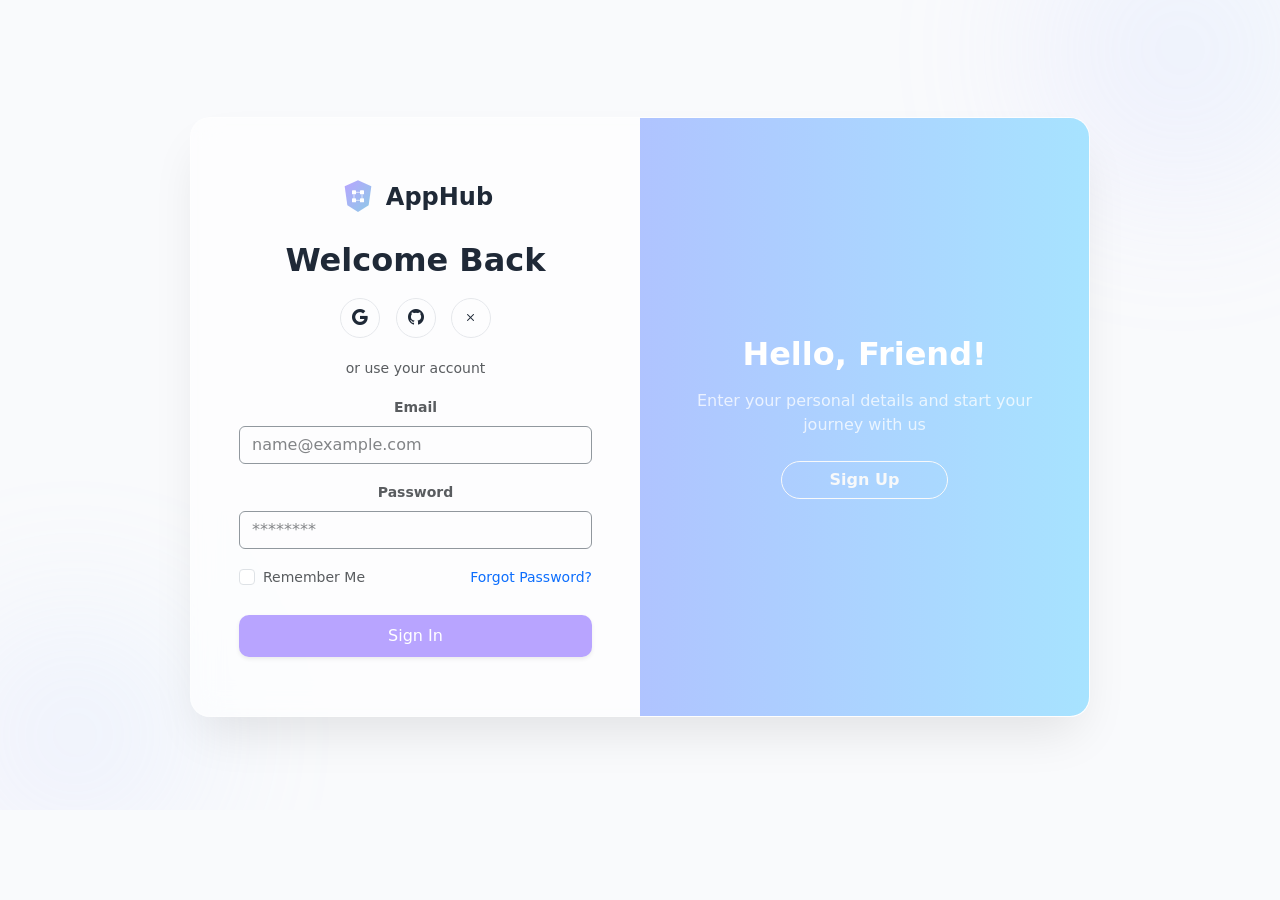
<file: auth.html>
<!DOCTYPE html>
<html lang="en">

<head>
    <meta charset="UTF-8">
    <meta name="viewport" content="width=device-width, initial-scale=1.0">

    <title>AppHub</title>

    <!-- Bootstrap -->
    <link href="https://cdn.jsdelivr.net/npm/bootstrap@5.3.2/dist/css/bootstrap.min.css" rel="stylesheet">

    <!-- Bootstrap Icons -->
    <link rel="stylesheet" href="https://cdn.jsdelivr.net/npm/bootstrap-icons@1.11.1/font/bootstrap-icons.css">

    <!-- Custom CSS -->
    <link rel="stylesheet" href="assets/css/style.css">

    <link rel="icon" type="image/svg+xml" href="assets/images/favicon.svg">
</head>

<body>

    <!-- HEADER REMOVED FOR STANDALONE AUTH PAGE -->

    <!-- HERO / AUTH -->
    <section class="auth-hero py-5 d-flex align-items-center" style="min-height: 90vh;">
        <!-- Background Shapes -->
        <div class="auth-bg-shapes">
            <div class="shape shape-1"></div>
            <div class="shape shape-2"></div>
        </div>

        <div class="container d-flex flex-column align-items-center position-relative z-index-10 pt-4">
            <!-- Mobile Tabs -->

            <!-- Mobile Tabs -->
            <div class="auth-tabs-mobile w-100" style="max-width: 400px;">
                <button class="auth-tab active" id="tab-login">Login</button>
                <button class="auth-tab" id="tab-signup">Signup</button>
            </div>

            <div class="auth-wrapper auth-glass" id="auth-container">
                <!-- SIGNUP FORM (Right-hand logic) -->
                <div class="auth-form-container signup-container" id="signup-form">
                    <form class="p-4 p-md-5 h-100 d-flex flex-column justify-content-center text-start text-center">
                        <div class="auth-logo mb-4 text-center">
                            <a href="index.html"
                                class="d-flex align-items-center justify-content-center text-decoration-none">
                                <img src="assets/images/logo.svg" alt="AppHub Logo" style="width: 40px;">
                                <span class="brand-text ms-2 fs-4">AppHub</span>
                            </a>
                        </div>
                        <h2 class="fw-bold mb-2 text-center">Create Account</h2>
                        <span class="text-muted small text-center mb-3">Please use your email for registration</span>
                        <div class="mb-2">
                            <label class="form-label text-muted small fw-bold">Full Name</label>
                            <input type="text"
                                class="form-control bg-transparent border-secondary auth-input opacity-75"
                                placeholder="John Doe" required>
                        </div>
                        <div class="mb-2">
                            <label class="form-label text-muted small fw-bold">Email</label>
                            <input type="email"
                                class="form-control bg-transparent border-secondary auth-input opacity-75"
                                placeholder="name@example.com" required>
                        </div>
                        <div class="mb-4">
                            <label class="form-label text-muted small fw-bold">Password</label>
                            <input type="password"
                                class="form-control bg-transparent border-secondary auth-input opacity-75"
                                placeholder="********" required>
                        </div>
                        <div class="mb-4 form-check text-start">
                            <input class="form-check-input" type="checkbox" id="termsCheck" required>
                            <label class="form-check-label small text-muted lh-sm" for="termsCheck">
                                I agree to the <a href="#"
                                    class="text-decoration-none text-primary fw-medium auth-link">Terms & Conditions</a>
                                and <a href="#" class="text-decoration-none text-primary fw-medium auth-link">Privacy
                                    Policy</a>
                            </label>
                        </div>
                        <button type="submit" class="btn primary-btn w-100 py-2 shadow-sm mb-4">Sign Up</button>

                        <div class="social-container text-center mb-0">
                            <p class="text-muted small mb-3">Or sign up with</p>
                            <div class="d-flex justify-content-center gap-3">
                                <a href="#"><i class="bi bi-google"></i></a>
                                <a href="#"><i class="bi bi-github"></i></a>
                                <a href="#"><i class="bi bi-x"></i></a>
                            </div>
                        </div>
                    </form>
                </div>

                <!-- LOGIN FORM -->
                <div class="auth-form-container login-container active" id="login-form">
                    <form class="p-4 p-md-5 h-100 d-flex flex-column justify-content-center text-start text-center">

                        <div class="auth-logo mb-4 text-center">
                            <a href="index.html"
                                class="d-flex align-items-center justify-content-center text-decoration-none">
                                <img src="assets/images/logo.svg" alt="AppHub Logo" style="width: 40px;">
                                <span class="brand-text ms-2 fs-4">AppHub</span>
                            </a>
                        </div>
                        <h2 class="fw-bold mb-2 text-center">Welcome Back</h2>
                        <div class="social-container text-center">
                            <a href="#"><i class="bi bi-google"></i></a>
                            <a href="#"><i class="bi bi-github"></i></a>
                            <a href="#"><i class="bi bi-x"></i></a>
                        </div>
                        <span class="text-muted small text-center mb-3">or use your account</span>
                        <div class="mb-3">
                            <label class="form-label text-muted small fw-bold">Email</label>
                            <input type="email"
                                class="form-control bg-transparent border-secondary auth-input opacity-75"
                                placeholder="name@example.com" required>
                        </div>
                        <div class="mb-3">
                            <label class="form-label text-muted small fw-bold">Password</label>
                            <input type="password"
                                class="form-control bg-transparent border-secondary auth-input opacity-75"
                                placeholder="********" required>
                        </div>
                        <div class="mb-4 d-flex justify-content-between align-items-center">
                            <div class="form-check">
                                <input class="form-check-input" type="checkbox" id="rememberMe">
                                <label class="form-check-label small text-muted" for="rememberMe">
                                    Remember Me
                                </label>
                            </div>
                            <a href="#"
                                class="text-decoration-none small text-primary fw-medium forgot-password-link">Forgot
                                Password?</a>
                        </div>
                        <button type="submit" class="btn primary-btn w-100 py-2 shadow-sm">Sign In</button>
                    </form>
                </div>

                <!-- OVERLAY (Desktop Only) -->
                <div class="overlay-container">
                    <div class="overlay">
                        <div class="overlay-panel overlay-left">
                            <h2 class="fw-bold mb-3">Welcome Back!</h2>
                            <p class="mb-4 opacity-75">To keep connected with us please login with your personal info
                            </p>
                            <button class="btn btn-outline-light rounded-pill px-5 fw-bold" id="signIn">Sign In</button>
                        </div>
                        <div class="overlay-panel overlay-right">
                            <h2 class="fw-bold mb-3">Hello, Friend!</h2>
                            <p class="mb-4 opacity-75">Enter your personal details and start your journey with us</p>
                            <button class="btn btn-outline-light rounded-pill px-5 fw-bold" id="signUp">Sign Up</button>
                        </div>
                    </div>
                </div>
            </div>
        </div>
    </section>

    <script>
        const signUpButton = document.getElementById('signUp');
        const signInButton = document.getElementById('signIn');
        const container = document.getElementById('auth-container');

        const tabLogin = document.getElementById('tab-login');
        const tabSignup = document.getElementById('tab-signup');
        const loginForm = document.getElementById('login-form');
        const signupForm = document.getElementById('signup-form');

        // Desktop Sliding Logic
        signUpButton.addEventListener('click', () => {
            container.classList.add("right-panel-active");
        });

        signInButton.addEventListener('click', () => {
            container.classList.remove("right-panel-active");
        });

        // Mobile Tab Logic
        tabLogin.addEventListener('click', () => {
            tabLogin.classList.add('active');
            tabSignup.classList.remove('active');
            loginForm.classList.add('active');
            signupForm.classList.remove('active');
        });

        tabSignup.addEventListener('click', () => {
            tabSignup.classList.add('active');
            tabLogin.classList.remove('active');
            signupForm.classList.add('active');
            loginForm.classList.remove('active');
        });
    </script>




    <!-- BACK TO TOP -->
    <button id="backToTop" class="back-to-top">
        <i class="bi bi-arrow-up"></i>
    </button>


    <!-- MOBILE BOTTOM NAV -->
    <div class="mobile-nav">

        <a href="index.html">
            <i class="bi bi-house"></i>
            <span>Home</span>
        </a>

        <a href="education.html">
            <i class="bi bi-grid"></i>
            <span>Services</span>
        </a>

        <a href="blogs.html">
            <i class="bi bi-newspaper"></i>
            <span>About</span>
        </a>

    </div>


    <script src="https://cdn.jsdelivr.net/npm/bootstrap@5.3.2/dist/js/bootstrap.bundle.min.js"></script>

    <script src="assets/js/main.js"></script>

</body>

</html>
</file>
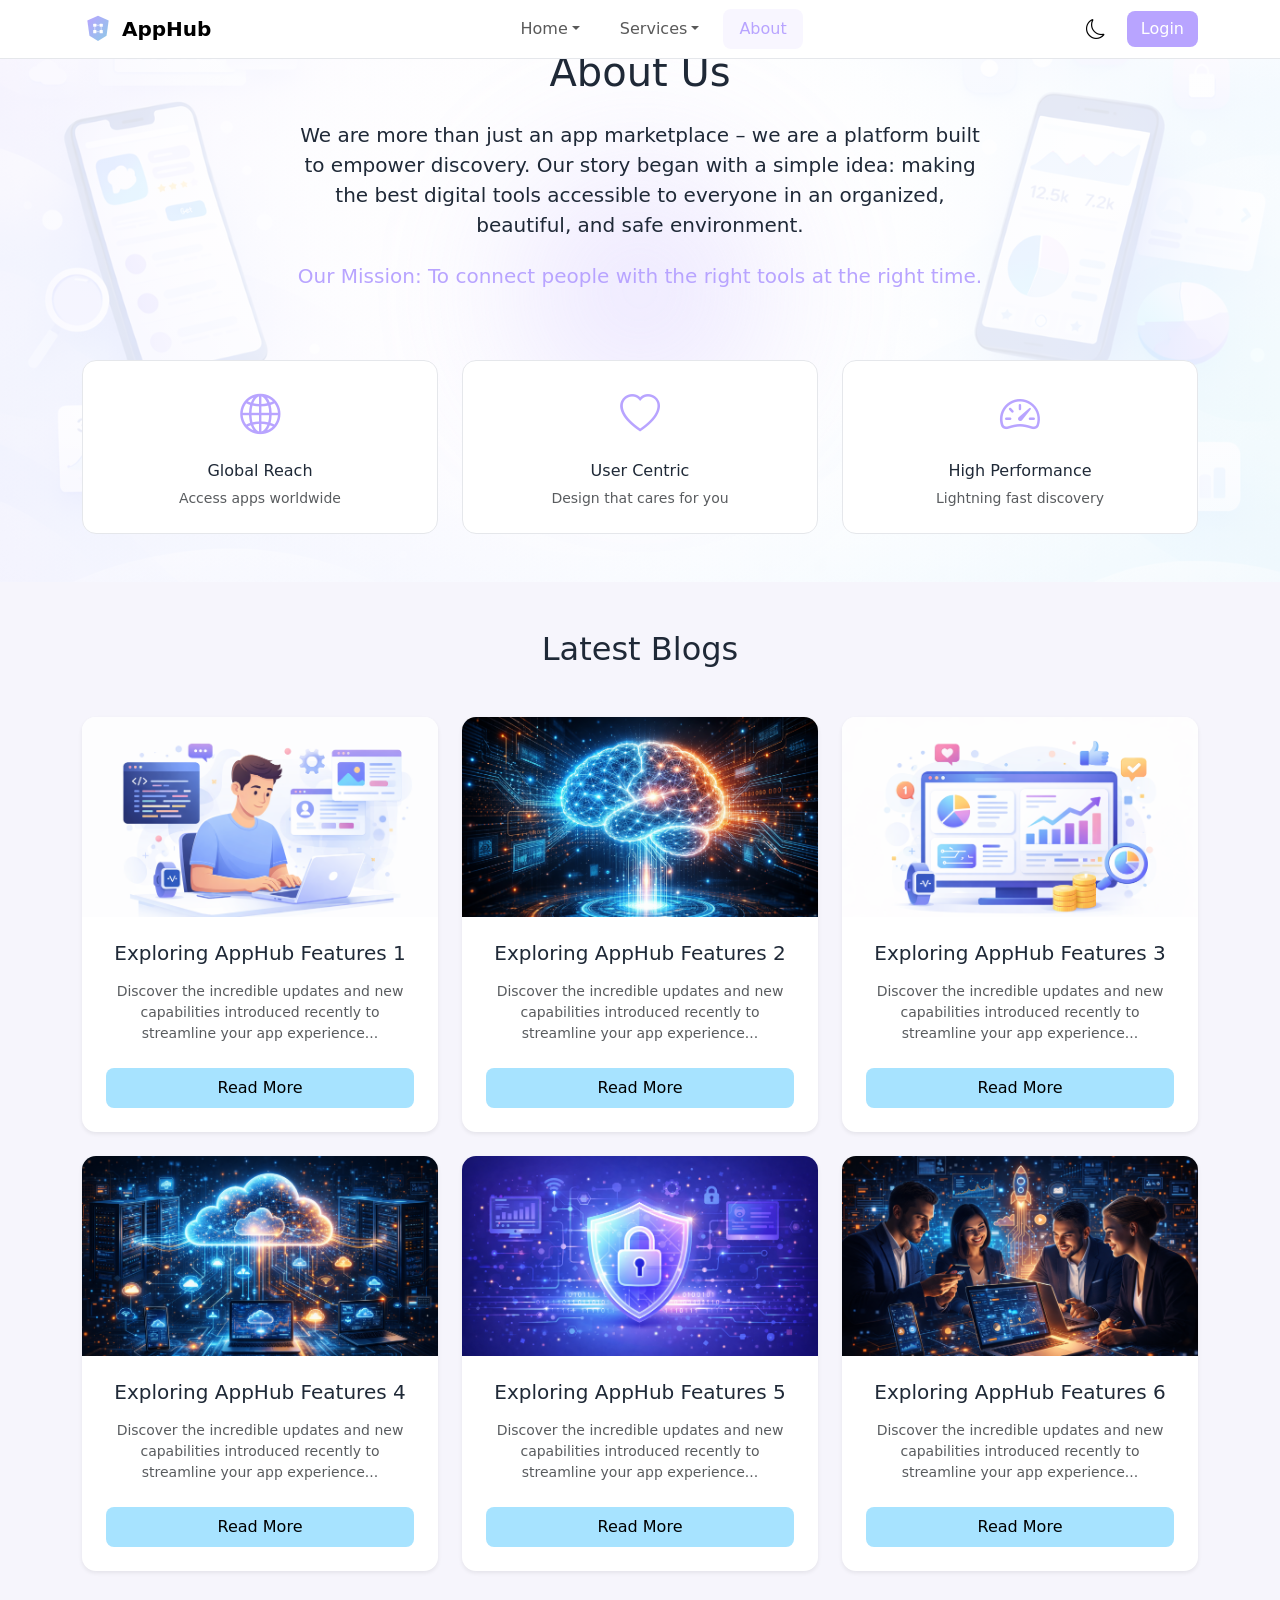
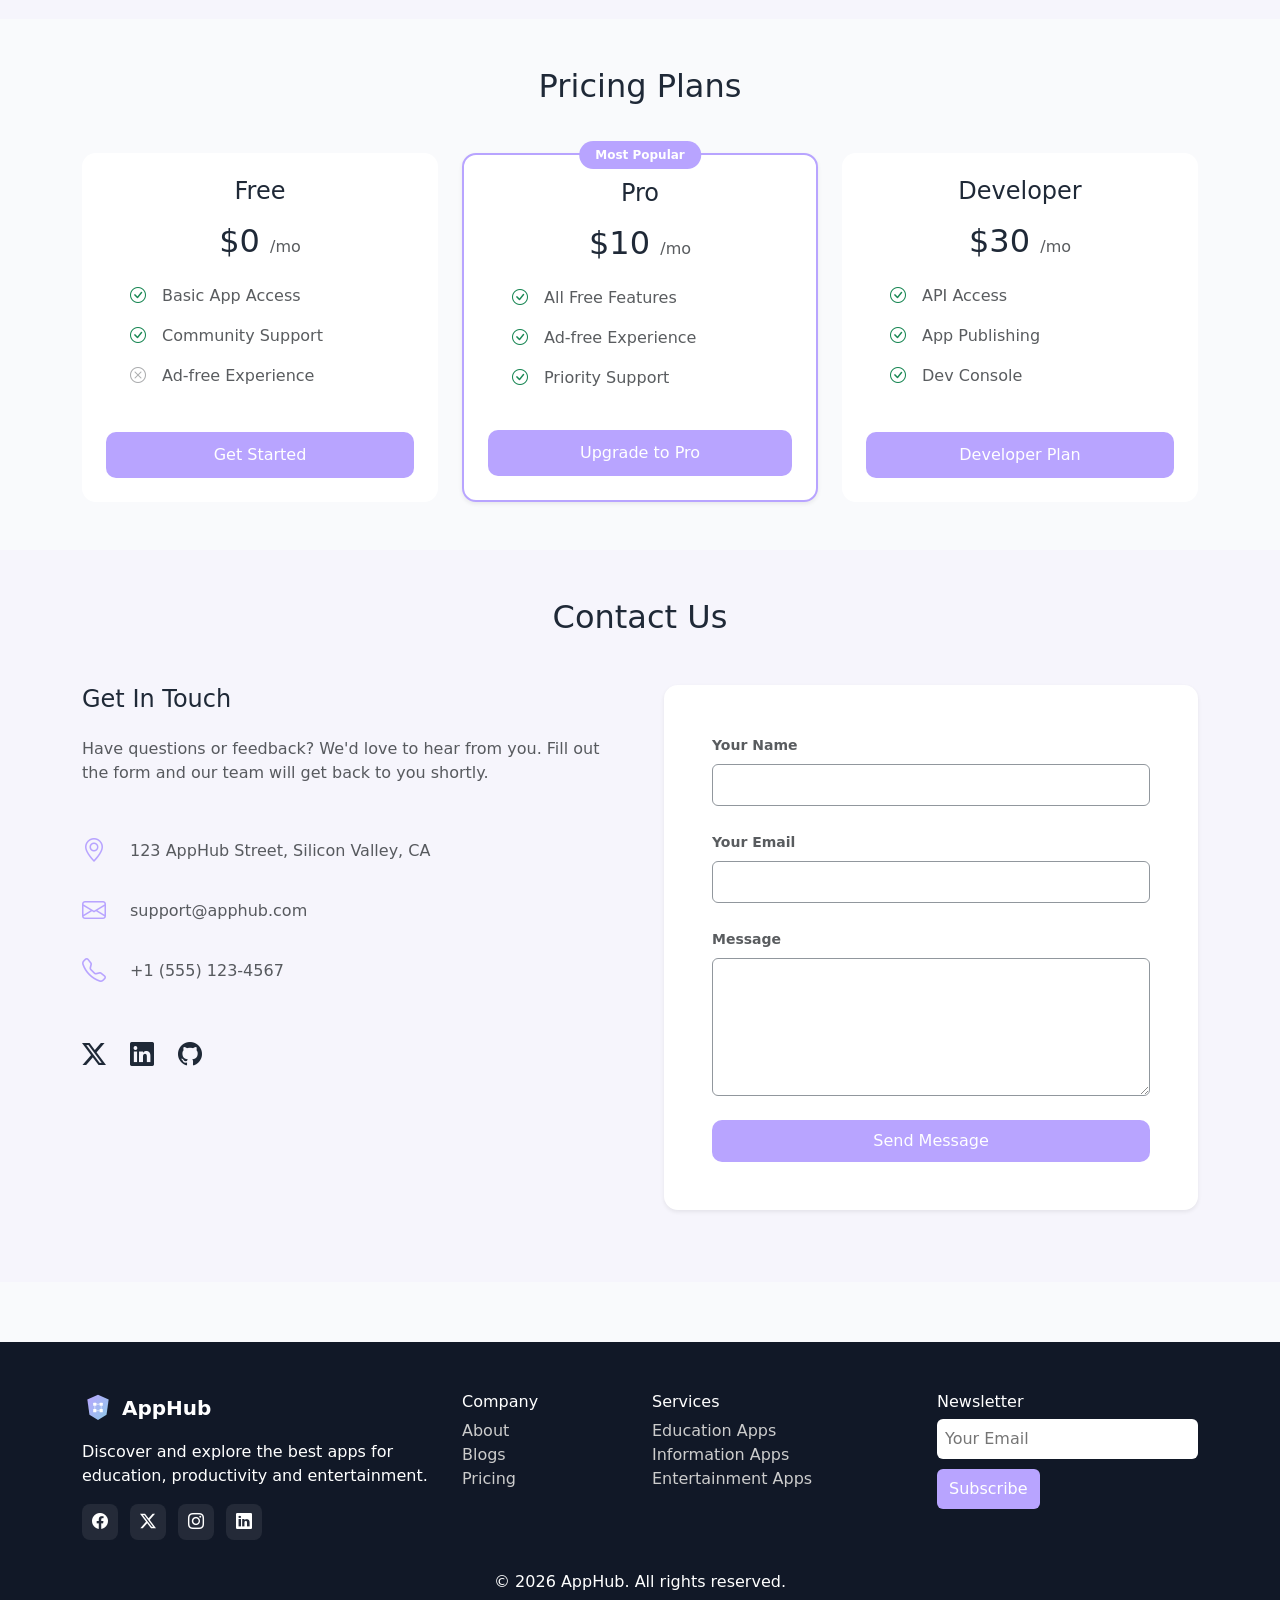
<file: blogs.html>
<!DOCTYPE html>
<html lang="en">

<head>
    <meta charset="UTF-8">
    <meta name="viewport" content="width=device-width, initial-scale=1.0">
    <title>AppHub</title>
    <link href="https://cdn.jsdelivr.net/npm/bootstrap@5.3.2/dist/css/bootstrap.min.css" rel="stylesheet">
    <link rel="stylesheet" href="https://cdn.jsdelivr.net/npm/bootstrap-icons@1.11.1/font/bootstrap-icons.css">
    <link rel="stylesheet" href="assets/css/style.css">
    <link rel="icon" type="image/svg+xml" href="assets/images/favicon.svg">
</head>

<body>

    <!-- HEADER -->
    <header class="main-header">
        <nav class="navbar navbar-expand-lg fixed-top">
            <div class="container">
                <a class="navbar-brand d-flex align-items-center" href="index.html">
                    <img src="assets/images/logo.svg" class="logo">
                    <span class="brand-text">AppHub</span>
                </a>
                <button class="navbar-toggler" type="button" data-bs-toggle="collapse" data-bs-target="#navMenu">
                    <i class="bi bi-list"></i>
                </button>
                <div class="collapse navbar-collapse" id="navMenu">
                    <ul class="navbar-nav mx-auto">
                        <li class="nav-item dropdown">
                            <a class="nav-link dropdown-toggle" href="#" data-bs-toggle="dropdown">Home</a>
                            <ul class="dropdown-menu">
                                <li><a class="dropdown-item" href="index.html">Clean Home</a></li>
                                <li><a class="dropdown-item" href="home2.html">Hype Home</a></li>
                            </ul>
                        </li>
                        <li class="nav-item dropdown">
                            <a class="nav-link dropdown-toggle" href="#" data-bs-toggle="dropdown">Services</a>
                            <ul class="dropdown-menu">
                                <li><a class="dropdown-item" href="education.html">Education Apps</a></li>
                                <li><a class="dropdown-item" href="information.html">Information Apps</a></li>
                                <li><a class="dropdown-item" href="entertainment.html">Entertainment Apps</a></li>
                                <li><a class="dropdown-item" href="tools.html">Tools</a></li>
                            </ul>
                        </li>
                        <li class="nav-item"><a class="nav-link active" href="blogs.html">About</a></li>
                    </ul>
                    <div class="nav-actions">
                        <button id="themeToggle" class="icon-btn"><i class="bi bi-moon"></i></button>
                        <a href="auth.html" class="login-btn">Login</a>
                    </div>
                </div>
            </div>
        </nav>
    </header>

    <!-- HERO -->
    <section id="about" class="hero-section py-5 glow-background">
        <div class="container text-center fade-in-up">
            <h1 class="mb-4">About Us</h1>
            <p class="lead mb-4 mx-auto" style="max-width: 700px; color: var(--text-color);">
                We are more than just an app marketplace – we are a platform built to empower discovery. Our story began
                with a simple idea: making the best digital tools accessible to everyone in an organized, beautiful, and
                safe environment.
            </p>
            <h5 class="mb-5" style="color: var(--primary);">Our Mission: To connect people with the right tools at the
                right time.</h5>
            <div class="row g-4 mt-2">
                <div class="col-md-4">
                    <div class="app-card text-center p-4 hover-lift float-icon">
                        <i class="bi bi-globe2 fs-1 d-block mb-3" style="color: var(--primary) !important;"></i>
                        <h6>Global Reach</h6>
                        <p class="text-muted small mb-0">Access apps worldwide</p>
                    </div>
                </div>
                <div class="col-md-4">
                    <div class="app-card text-center p-4 hover-lift float-icon">
                        <i class="bi bi-heart fs-1 d-block mb-3" style="color: var(--primary) !important;"></i>
                        <h6>User Centric</h6>
                        <p class="text-muted small mb-0">Design that cares for you</p>
                    </div>
                </div>
                <div class="col-md-4">
                    <div class="app-card text-center p-4 hover-lift float-icon">
                        <i class="bi bi-speedometer2 fs-1 d-block mb-3" style="color: var(--primary) !important;"></i>
                        <h6>High Performance</h6>
                        <p class="text-muted small mb-0">Lightning fast discovery</p>
                    </div>
                </div>
            </div>
        </div>
    </section>

    <!-- BLOGS -->
    <section id="blogs" class="apps-section py-5" style="background-color: rgba(184, 164, 255, 0.05);">
        <div class="container fade-in-up">
            <h2 class="section-title text-center mb-5">Latest Blogs</h2>
            <div class="row g-4 d-flex justify-content-center text-start">
                <div class="col-md-4">
                    <div class="app-card overflow-hidden p-0 h-100 d-flex flex-column border-0 shadow-sm hover-lift"
                        style="border-radius: 14px;">
                        <div class="blog-image-zoom">
                            <img src="assets/images/blog1.jpg" alt="Blog"
                                style="width: 100%; height: 200px; object-fit: cover; object-position: 50% 20%;">
                        </div>
                        <div class="p-4 flex-grow-1 d-flex flex-column justify-content-between">
                            <div>
                                <h5 class="mb-3">Exploring AppHub Features 1</h5>
                                <p class="text-muted small mb-4">Discover the incredible updates and new capabilities
                                    introduced recently to streamline your app experience...</p>
                            </div>
                            <button class="install-btn w-100">Read More</button>
                        </div>
                    </div>
                </div>
                <div class="col-md-4">
                    <div class="app-card overflow-hidden p-0 h-100 d-flex flex-column border-0 shadow-sm hover-lift"
                        style="border-radius: 14px;">
                        <div class="blog-image-zoom">
                            <img src="assets/images/blog2.jpg" alt="Blog"
                                style="width: 100%; height: 200px; object-fit: cover; object-position: 50% 20%;">
                        </div>
                        <div class="p-4 flex-grow-1 d-flex flex-column justify-content-between">
                            <div>
                                <h5 class="mb-3">Exploring AppHub Features 2</h5>
                                <p class="text-muted small mb-4">Discover the incredible updates and new capabilities
                                    introduced recently to streamline your app experience...</p>
                            </div>
                            <button class="install-btn w-100">Read More</button>
                        </div>
                    </div>
                </div>
                <div class="col-md-4">
                    <div class="app-card overflow-hidden p-0 h-100 d-flex flex-column border-0 shadow-sm hover-lift"
                        style="border-radius: 14px;">
                        <div class="blog-image-zoom">
                            <img src="assets/images/blog3.jpg" alt="Blog"
                                style="width: 100%; height: 200px; object-fit: cover; object-position: 50% 20%;">
                        </div>
                        <div class="p-4 flex-grow-1 d-flex flex-column justify-content-between">
                            <div>
                                <h5 class="mb-3">Exploring AppHub Features 3</h5>
                                <p class="text-muted small mb-4">Discover the incredible updates and new capabilities
                                    introduced recently to streamline your app experience...</p>
                            </div>
                            <button class="install-btn w-100">Read More</button>
                        </div>
                    </div>
                </div>
                <div class="col-md-4">
                    <div class="app-card overflow-hidden p-0 h-100 d-flex flex-column border-0 shadow-sm hover-lift"
                        style="border-radius: 14px;">
                        <div class="blog-image-zoom">
                            <img src="assets/images/blog4.jpg" alt="Blog"
                                style="width: 100%; height: 200px; object-fit: cover; object-position: 50% 20%;">
                        </div>
                        <div class="p-4 flex-grow-1 d-flex flex-column justify-content-between">
                            <div>
                                <h5 class="mb-3">Exploring AppHub Features 4</h5>
                                <p class="text-muted small mb-4">Discover the incredible updates and new capabilities
                                    introduced recently to streamline your app experience...</p>
                            </div>
                            <button class="install-btn w-100">Read More</button>
                        </div>
                    </div>
                </div>
                <div class="col-md-4">
                    <div class="app-card overflow-hidden p-0 h-100 d-flex flex-column border-0 shadow-sm hover-lift"
                        style="border-radius: 14px;">
                        <div class="blog-image-zoom">
                            <img src="assets/images/blog5.jpg" alt="Blog"
                                style="width: 100%; height: 200px; object-fit: cover; object-position: 50% 20%;">
                        </div>
                        <div class="p-4 flex-grow-1 d-flex flex-column justify-content-between">
                            <div>
                                <h5 class="mb-3">Exploring AppHub Features 5</h5>
                                <p class="text-muted small mb-4">Discover the incredible updates and new capabilities
                                    introduced recently to streamline your app experience...</p>
                            </div>
                            <button class="install-btn w-100">Read More</button>
                        </div>
                    </div>
                </div>
                <div class="col-md-4">
                    <div class="app-card overflow-hidden p-0 h-100 d-flex flex-column border-0 shadow-sm hover-lift"
                        style="border-radius: 14px;">
                        <div class="blog-image-zoom">
                            <img src="assets/images/blog6.jpg" alt="Blog"
                                style="width: 100%; height: 200px; object-fit: cover; object-position: 50% 20%;">
                        </div>
                        <div class="p-4 flex-grow-1 d-flex flex-column justify-content-between">
                            <div>
                                <h5 class="mb-3">Exploring AppHub Features 6</h5>
                                <p class="text-muted small mb-4">Discover the incredible updates and new capabilities
                                    introduced recently to streamline your app experience...</p>
                            </div>
                            <button class="install-btn w-100">Read More</button>
                        </div>
                    </div>
                </div>
            </div>
        </div>
    </section>

    <!-- PRICING -->
    <section id="pricing" class="apps-section py-5">
        <div class="container fade-in-up">
            <h2 class="section-title text-center mb-5">Pricing Plans</h2>
            <div class="row g-4 justify-content-center">
                <div class="col-lg-4 col-md-6">
                    <div class="app-card border-0 h-100 p-4 text-center hover-lift">
                        <h4 class="mb-3">Free</h4>
                        <h2 class="mb-4">$0 <span class="fs-6 text-muted">/mo</span></h2>
                        <ul class="list-unstyled mb-4 text-muted flex-grow-1 text-start ps-4">
                            <li class="mb-3"><i class="bi bi-check-circle text-success me-3"></i>Basic App Access</li>
                            <li class="mb-3"><i class="bi bi-check-circle text-success me-3"></i>Community Support</li>
                            <li class="mb-3"><i class="bi bi-x-circle opacity-50 me-3"></i>Ad-free Experience</li>
                        </ul>
                        <button class="btn primary-btn w-100">
                            Get Started
                        </button>
                    </div>
                </div>
                <div class="col-lg-4 col-md-6">
                    <div class="app-card border-0 h-100 p-4 text-center position-relative shadow-sm hover-lift pricing-highlight"
                        style="border: 2px solid var(--primary) !important;">
                        <span class="badge position-absolute top-0 start-50 translate-middle rounded-pill px-3 py-2"
                            style="background: var(--primary);">Most Popular</span>
                        <h4 class="mb-3">Pro</h4>
                        <h2 class="mb-4">$10 <span class="fs-6 text-muted">/mo</span></h2>
                        <ul class="list-unstyled mb-4 text-muted flex-grow-1 text-start ps-4">
                            <li class="mb-3"><i class="bi bi-check-circle text-success me-3"></i>All Free Features</li>
                            <li class="mb-3"><i class="bi bi-check-circle text-success me-3"></i>Ad-free Experience</li>
                            <li class="mb-3"><i class="bi bi-check-circle text-success me-3"></i>Priority Support</li>
                        </ul>
                        <button class="btn primary-btn w-100">Upgrade to Pro</button>
                    </div>
                </div>
                <div class="col-lg-4 col-md-6">
                    <div class="app-card border-0 h-100 p-4 text-center hover-lift">
                        <h4 class="mb-3">Developer</h4>
                        <h2 class="mb-4">$30 <span class="fs-6 text-muted">/mo</span></h2>
                        <ul class="list-unstyled mb-4 text-muted flex-grow-1 text-start ps-4">
                            <li class="mb-3"><i class="bi bi-check-circle text-success me-3"></i>API Access</li>
                            <li class="mb-3"><i class="bi bi-check-circle text-success me-3"></i>App Publishing</li>
                            <li class="mb-3"><i class="bi bi-check-circle text-success me-3"></i>Dev Console</li>
                        </ul>
                        <button class="btn primary-btn w-100">
                            Developer Plan
                        </button>
                    </div>
                </div>
            </div>
        </div>
    </section>

    <!-- CONTACT -->
    <section id="contact" class="apps-section py-5" style="background-color: rgba(184, 164, 255, 0.05);">
        <div class="container mb-4 fade-in-up">
            <h2 class="section-title text-center mb-5">Contact Us</h2>
            <div class="row g-5">
                <div class="col-md-6 text-start">
                    <h4 class="mb-4">Get In Touch</h4>
                    <p class="text-muted mb-5">Have questions or feedback? We'd love to hear from you. Fill out the form
                        and our team will get back to you shortly.</p>
                    <div class="d-flex align-items-center mb-4">
                        <i class="bi bi-geo-alt fs-4 me-4" style="color: var(--primary) !important;"></i>
                        <span class="text-muted">123 AppHub Street, Silicon Valley, CA</span>
                    </div>
                    <div class="d-flex align-items-center mb-4">
                        <i class="bi bi-envelope fs-4 me-4" style="color: var(--primary) !important;"></i>
                        <span class="text-muted">support@apphub.com</span>
                    </div>
                    <div class="d-flex align-items-center mb-5">
                        <i class="bi bi-telephone fs-4 me-4" style="color: var(--primary) !important;"></i>
                        <span class="text-muted">+1 (555) 123-4567</span>
                    </div>
                    <div class="d-flex gap-4">
                        <a href="#" class="fs-4 social-hover-highlight" style="color: var(--text-color);"><i
                                class="bi bi-twitter-x"></i></a>
                        <a href="#" class="fs-4 social-hover-highlight" style="color: var(--text-color);"><i
                                class="bi bi-linkedin"></i></a>
                        <a href="#" class="fs-4 social-hover-highlight" style="color: var(--text-color);"><i
                                class="bi bi-github"></i></a>
                    </div>
                </div>
                <div class="col-md-6">
                    <form class="app-card p-4 p-md-5 text-start border-0 shadow-sm" style="border-radius: 14px;">
                        <div class="mb-4">
                            <label class="form-label text-muted small fw-bold">Your Name</label>
                            <input type="text" class="form-control bg-transparent border-secondary opacity-75 px-3 py-2"
                                style="color: var(--text-color);" required>
                        </div>
                        <div class="mb-4">
                            <label class="form-label text-muted small fw-bold">Your Email</label>
                            <input type="email"
                                class="form-control bg-transparent border-secondary opacity-75 px-3 py-2"
                                style="color: var(--text-color);" required>
                        </div>
                        <div class="mb-4">
                            <label class="form-label text-muted small fw-bold">Message</label>
                            <textarea class="form-control bg-transparent border-secondary opacity-75 px-3 py-2" rows="5"
                                style="color: var(--text-color);" required></textarea>
                        </div>
                        <button type="submit" class="btn primary-btn w-100 py-2">Send Message</button>
                    </form>
                </div>
            </div>
        </div>
    </section>

    <!-- FOOTER -->
    <footer class="main-footer">
        <div class="container">
            <div class="row">
                <div class="col-md-4">
                    <a href="index.html" class="footer-brand d-flex align-items-center mb-3"
                        style="text-decoration: none; color: white;">
                        <img src="assets/images/logo.svg" class="logo">
                        <span class="brand-text">AppHub</span>
                    </a>
                    <p>
                        Discover and explore the best apps
                        for education, productivity and entertainment.
                    </p>
                    <div class="footer-social mt-3">
                        <a href="#"><i class="bi bi-facebook"></i></a>
                        <a href="#"><i class="bi bi-twitter-x"></i></a>
                        <a href="#"><i class="bi bi-instagram"></i></a>
                        <a href="#"><i class="bi bi-linkedin"></i></a>
                    </div>
                </div>
                <div class="col-md-2">
                    <h6>Company</h6>
                    <ul>
                        <li><a href="about.html">About</a></li>
                        <li><a href="blogs.html">Blogs</a></li>
                        <li><a href="pricing.html">Pricing</a></li>
                    </ul>
                </div>
                <div class="col-md-3">
                    <h6>Services</h6>
                    <ul>
                        <li><a href="education.html">Education Apps</a></li>
                        <li><a href="information.html">Information Apps</a></li>
                        <li><a href="entertainment.html">Entertainment Apps</a></li>
                    </ul>
                </div>
                <div class="col-md-3">
                    <h6>Newsletter</h6>
                    <input type="email" placeholder="Your Email" class="newsletter-input">
                    <button class="subscribe-btn">Subscribe</button>
                </div>
            </div>
            <div class="footer-bottom">
                <p>© 2026 AppHub. All rights reserved.</p>
            </div>
        </div>
    </footer>

    <!-- BACK TO TOP -->
    <button id="backToTop" class="back-to-top">
        <i class="bi bi-arrow-up"></i>
    </button>

    <!-- MOBILE BOTTOM NAV -->
    <div class="mobile-nav">
        <a href="index.html">
            <i class="bi bi-house"></i>
            <span>Home</span>
        </a>
        <a href="education.html">
            <i class="bi bi-grid"></i>
            <span>Services</span>
        </a>
        <a href="blogs.html">
            <i class="bi bi-newspaper"></i>
            <span>About</span>
        </a>
    </div>

    <script src="https://cdn.jsdelivr.net/npm/bootstrap@5.3.2/dist/js/bootstrap.bundle.min.js"></script>
    <script src="assets/js/main.js"></script>
</body>

</html>
</file>
<file: assets/css/style.css>
:root {

    --primary: #b8a4ff;
    --secondary: #a7e3ff;
    --tertiary: #c6f7e2;

    --bg-color: #f9fafc;
    --text-color: #1f2937;
    --card-bg: #ffffff;
    --border-color: #e5e7eb;

}

body.dark-mode {
    --bg-color: #0f172a;
    --text-color: #f1f5f9;
    --card-bg: #1e293b;
    --border-color: #334155;
}

/* Dark Mode Navbar Updates */
body.dark-mode .navbar {
    background: #111827;
    border-bottom: 1px solid var(--border-color);
}

body.dark-mode .nav-link,
body.dark-mode .icon-btn,
body.dark-mode .brand-text {
    color: #f1f5f9;
}

body.dark-mode .dropdown-menu {
    background: #1e293b;
    border-color: var(--border-color);
}

body.dark-mode .dropdown-menu .dropdown-item {
    color: #f1f5f9;
}

body.dark-mode .dropdown-menu .dropdown-item:hover {
    background: #334155;
    color: white;
}

/* Fix hamburger visibility in dark mode */
body.dark-mode .navbar-toggler {
    border: 2px solid rgba(255, 255, 255, 0.5);
    background: rgba(255, 255, 255, 0.05);
}

body.dark-mode .navbar-toggler i {
    color: #ffffff;
    font-size: 1.5rem;
}

/* Dark Mode Text Fixes */
body.dark-mode .text-muted {
    color: #94a3b8 !important;
}

body {
    background: var(--bg-color);
    color: var(--text-color);
    font-family: system-ui;
}

/* LOGO */

.logo {
    width: 32px;
    margin-right: 8px;
}

.brand-text {
    font-weight: 600;
    font-size: 20px;
}

/* NAVBAR */

.navbar {
    background: var(--card-bg);
    border-bottom: 1px solid var(--border-color);
}

.nav-link {
    font-weight: 500;
    transition: all 0.3s ease;
    padding: 8px 16px !important;
    border-radius: 8px;
    margin: 0 4px;
}

.nav-link:hover,
.nav-link.active,
.dropdown-item:hover,
.dropdown-item.active {
    color: var(--primary) !important;
    background: rgba(184, 164, 255, 0.1);
}

body.dark-mode .nav-link:hover,
body.dark-mode .nav-link.active,
body.dark-mode .dropdown-item.active {
    background: rgba(184, 164, 255, 0.15);
    color: var(--primary) !important;
}

/* NAV ACTIONS */

.nav-actions {
    display: flex;
    gap: 15px;
    align-items: center;
}

.icon-btn {
    background: none;
    border: none;
    font-size: 20px;
    transition: color 0.3s ease, transform 0.3s ease;
}

.icon-btn:hover {
    color: var(--primary);
    transform: scale(1.1);
}

.login-btn {
    background: var(--primary);
    color: white;
    padding: 6px 14px;
    border-radius: 8px;
    text-decoration: none;
    transition: all 0.3s ease;
}

.login-btn:hover {
    background: #a38dff;
    transform: translateY(-2px);
    color: white;
}

/* HERO */

.hero-section {
    padding: 80px 0;
    min-height: 60vh;
    display: flex;
    align-items: center;
    justify-content: center;
    text-align: center;
    position: relative;
    z-index: 1;
    overflow: hidden;

    /* hero background */
    background-image: linear-gradient(rgba(255, 255, 255, 0.85),
            rgba(255, 255, 255, 0.85)),
        url("../images/home-hero-bg.jpg");

    background-size: cover;
    background-position: center;
    background-repeat: no-repeat;
}

body.dark-mode .hero-section {
    background-image: linear-gradient(rgba(15, 23, 42, 0.8),
            rgba(15, 23, 42, 0.8)),
        url("../images/home-hero-bg.jpg");
}

.primary-btn {
    background: var(--primary);
    color: white;
    padding: 10px 20px;
    border-radius: 10px;
    transition: all 0.3s ease;
}

.primary-btn:hover {
    background: #9d83ff;
    transform: translateY(-2px);
    box-shadow: 0 5px 15px rgba(184, 164, 255, 0.4);
    color: white;
}

/* APPS */

.apps-section {
    padding: 60px 0;
    position: relative;
    z-index: 2;
    background: var(--bg-color);
}

.section-title {
    margin-bottom: 30px;
    text-align: center;
}

.app-card {
    background: var(--card-bg);
    padding: 20px;
    border-radius: 14px;
    border: 1px solid var(--border-color);
    text-align: center;
    transition: transform 0.3s ease, box-shadow 0.3s ease;
}

.app-card:hover {
    transform: translateY(-5px);
    box-shadow: 0 10px 20px rgba(0, 0, 0, 0.05);
}

.app-img {
    width: 100%;
    height: 160px;
    object-fit: cover;
    object-position: 50% 20%;
    border-radius: 10px;
    margin-bottom: 10px;
}

.install-btn {
    background: var(--secondary);
    border: none;
    padding: 8px 14px;
    border-radius: 8px;
    transition: all 0.3s ease;
}

.install-btn:hover {
    background: #8fd5ff;
    transform: translateY(-2px);
}

/* CATEGORIES */

.category-card {
    transition: transform 0.3s ease, box-shadow 0.3s ease;
    cursor: pointer;
}

.category-card:hover {
    transform: translateY(-5px);
    box-shadow: 0 10px 20px rgba(0, 0, 0, 0.05);
}

/* PLATFORM STATS */

.platform-stats {
    padding: 60px 0;
}

.stat-card {
    background: var(--card-bg);
    border: 1px solid var(--border-color);
    border-radius: 12px;
    padding: 25px 10px;
    transition: all 0.3s ease;
}

.stat-card:hover {
    transform: translateY(-5px);
    box-shadow: 0 10px 25px rgba(0, 0, 0, 0.08);
}

.stat-number {
    font-size: 32px;
    font-weight: 700;
    color: var(--primary);
    margin-bottom: 5px;
}

.stat-label {
    font-size: 14px;
    color: var(--text-color);
    opacity: 0.8;
}

/* ANIMATIONS & HOME 2 UTILITIES */
@keyframes float {
    0% {
        transform: translateY(0px) rotate(0deg);
    }

    50% {
        transform: translateY(-15px) rotate(2deg);
    }

    100% {
        transform: translateY(0px) rotate(0deg);
    }
}

@keyframes fadeInUp {
    from {
        opacity: 0;
        transform: translateY(30px);
    }

    to {
        opacity: 1;
        transform: translateY(0);
    }
}

@keyframes gradientFlow {
    0% {
        background-position: 0% 50%;
    }

    50% {
        background-position: 100% 50%;
    }

    100% {
        background-position: 0% 50%;
    }
}

.floating-element {
    animation: float 5s ease-in-out infinite;
    display: inline-block;
}

.fade-in-up {
    animation: fadeInUp 1s cubic-bezier(0.22, 1, 0.36, 1) forwards;
}

.hover-lift {
    transition: all 0.4s cubic-bezier(0.165, 0.84, 0.44, 1);
}

.hover-lift:hover {
    transform: translateY(-10px) scale(1.02);
    box-shadow: 0 20px 40px rgba(0, 0, 0, 0.12);
}


.gradient-bg {
    background: linear-gradient(-45deg, #b8a4ff, #a7e3ff, #c6f7e2, #b8a4ff);
    background-size: 400% 400%;
    animation: gradientFlow 15s ease infinite;
    color: white;
    border: none;
}

body.dark-mode .gradient-bg {
    background: linear-gradient(-45deg, #4f46e5, #0ea5e9, #2dd4bf, #4f46e5);
    background-size: 400% 400%;
}

/* BLOGS PAGE ENHANCEMENTS */
.blog-image-zoom {
    overflow: hidden;
}

.blog-image-zoom img {
    transition: transform 0.5s ease;
}

.blog-image-zoom:hover img {
    transform: scale(1.1);
}

@keyframes glowPulse {
    0% {
        opacity: 0.3;
        transform: scale(1);
    }

    50% {
        opacity: 0.5;
        transform: scale(1.1);
    }

    100% {
        opacity: 0.3;
        transform: scale(1);
    }
}

.glow-background {
    position: relative;
    overflow: hidden;
}

.glow-background::before {
    content: '';
    position: absolute;
    top: 50%;
    left: 50%;
    width: 400px;
    height: 400px;
    background: radial-gradient(circle, var(--primary), transparent 70%);
    transform: translate(-50%, -50%);
    filter: blur(60px);
    opacity: 0.3;
    z-index: -1;
    animation: glowPulse 8s ease-in-out infinite;
}

@keyframes floatIcon {
    0% {
        transform: translateY(0);
    }

    50% {
        transform: translateY(-10px);
    }

    100% {
        transform: translateY(0);
    }
}

.float-icon i {
    display: inline-block;
    animation: floatIcon 3s ease-in-out infinite;
}

.pricing-highlight {
    box-shadow: 0 0 20px rgba(184, 164, 255, 0.4);
    animation: pricingGlow 3s ease-in-out infinite;
}

@keyframes pricingGlow {
    0% {
        box-shadow: 0 0 20px rgba(184, 164, 255, 0.4);
    }

    50% {
        box-shadow: 0 0 35px rgba(184, 164, 255, 0.6);
    }

    100% {
        box-shadow: 0 0 20px rgba(184, 164, 255, 0.4);
    }
}

/* FOOTER */

.main-footer {
    background: #111827;
    color: white;
    padding: 50px 0;
    margin-top: 60px;
}

.main-footer ul {
    list-style: none;
    padding: 0;
}

.main-footer a {
    color: #ccc;
    text-decoration: none;
    transition: color 0.3s ease;
}

.main-footer a:hover {
    color: var(--primary);
}

.footer-social {
    display: flex;
    gap: 12px;
    margin-top: 10px;
}

.footer-social a {
    display: flex;
    align-items: center;
    justify-content: center;
    width: 36px;
    height: 36px;
    border-radius: 8px;
    background: rgba(255, 255, 255, 0.08);
    color: white;
    font-size: 16px;
    transition: all 0.3s ease;
    text-decoration: none;
}

.footer-social a:hover {
    background: var(--primary);
    transform: translateY(-2px);
    color: white;
}

.newsletter-input {
    width: 100%;
    padding: 8px;
    margin-bottom: 10px;
    border-radius: 6px;
    border: none;
}

.subscribe-btn {
    background: var(--primary);
    border: none;
    padding: 8px 12px;
    border-radius: 6px;
    color: white;
    transition: all 0.3s ease;
}

.subscribe-btn:hover {
    background: #9c8cff;
    transform: translateY(-2px);
    box-shadow: 0 6px 15px rgba(0, 0, 0, 0.2);
}

.footer-bottom {
    margin-top: 30px;
    text-align: center;
}

/* AUTH PAGE ENHANCEMENTS */
.auth-hero {
    position: relative;
    overflow: hidden;
    background: var(--bg-color);
}

/* Background floating elements */
.auth-bg-shapes {
    position: absolute;
    top: 0;
    left: 0;
    width: 100%;
    height: 100%;
    z-index: 0;
    pointer-events: none;
}

.shape {
    position: absolute;
    border-radius: 50%;
    background: linear-gradient(45deg, var(--primary), var(--secondary));
    filter: blur(80px);
    opacity: 0.15;
    animation: shapeFloat 10s infinite ease-in-out;
}

.shape-1 {
    width: 300px;
    height: 300px;
    top: -100px;
    right: -50px;
}

.shape-2 {
    width: 250px;
    height: 250px;
    bottom: -50px;
    left: -50px;
    animation-delay: -2s;
}

@keyframes shapeFloat {

    0%,
    100% {
        transform: translate(0, 0) scale(1);
    }

    33% {
        transform: translate(30px, -50px) scale(1.1);
    }

    66% {
        transform: translate(-20px, 20px) scale(0.9);
    }
}

.auth-wrapper {
    position: relative;
    width: 100%;
    max-width: 900px;
    height: 600px;
    background: var(--card-bg);
    border-radius: 20px;
    overflow: hidden;
    box-shadow: 0 25px 50px -12px rgba(0, 0, 0, 0.1);
    z-index: 10;
}

/* Glassmorphism */
.auth-glass {
    background: rgba(255, 255, 255, 0.6);
    backdrop-filter: blur(15px);
    -webkit-backdrop-filter: blur(15px);
    border: 1px solid rgba(255, 255, 255, 0.3);
}

body.dark-mode .auth-glass {
    background: rgba(30, 41, 59, 0.7);
    border: 1px solid rgba(255, 255, 255, 0.05);
}

.auth-form-container {
    position: absolute;
    top: 0;
    height: 100%;
    transition: all 0.6s ease-in-out;
}

.login-container {
    left: 0;
    width: 50%;
    z-index: 2;
}

.signup-container {
    left: 0;
    width: 50%;
    opacity: 0;
    z-index: 1;
}

.auth-wrapper.right-panel-active .login-container {
    transform: translateX(100%);
    opacity: 0;
}

.auth-wrapper.right-panel-active .signup-container {
    transform: translateX(100%);
    opacity: 1;
    z-index: 5;
    animation: show 0.6s;
}

@keyframes show {

    0%,
    49.99% {
        opacity: 0;
        z-index: 1;
    }

    50%,
    100% {
        opacity: 1;
        z-index: 5;
    }
}

.overlay-container {
    position: absolute;
    top: 0;
    left: 50%;
    width: 50%;
    height: 100%;
    overflow: hidden;
    transition: transform 0.6s ease-in-out;
    z-index: 100;
}

.auth-wrapper.right-panel-active .overlay-container {
    transform: translateX(-100%);
}

.overlay {
    background: linear-gradient(to right, var(--primary), var(--secondary));
    background-repeat: no-repeat;
    background-size: cover;
    background-position: 0 0;
    color: white;
    position: relative;
    left: -100%;
    height: 100%;
    width: 200%;
    transform: translateX(0);
    transition: transform 0.6s ease-in-out;
}

.auth-wrapper.right-panel-active .overlay {
    transform: translateX(50%);
}

.overlay-panel {
    position: absolute;
    display: flex;
    align-items: center;
    justify-content: center;
    flex-direction: column;
    padding: 0 40px;
    text-align: center;
    top: 0;
    height: 100%;
    width: 50%;
    transform: translateX(0);
    transition: transform 0.6s ease-in-out;
}

.overlay-left {
    transform: translateX(-20%);
}

.auth-wrapper.right-panel-active .overlay-left {
    transform: translateX(0);
}

.overlay-right {
    right: 0;
    transform: translateX(0);
}

.auth-wrapper.right-panel-active .overlay-right {
    transform: translateX(20%);
}

.social-container {
    margin: 20px 0;
}

.social-container a {
    border: 1px solid var(--border-color);
    border-radius: 50%;
    display: inline-flex;
    justify-content: center;
    align-items: center;
    margin: 0 5px;
    height: 40px;
    width: 40px;
    color: var(--text-color);
    transition: all 0.3s ease;
}

.social-container a:hover {
    background: var(--primary);
    color: white;
    border-color: var(--primary);
    transform: translateY(-3px);
}

.auth-input:focus {
    border-color: var(--primary) !important;
    box-shadow: 0 0 0 0.25rem rgba(184, 164, 255, 0.25);
    opacity: 1 !important;
}

/* Auth Tabs Mobile */
.auth-tabs-mobile {
    display: none;
    margin-bottom: 30px;
    background: var(--border-color);
    border-radius: 12px;
    padding: 5px;
}

.auth-tab {
    flex: 1;
    border: none;
    background: none;
    padding: 10px;
    border-radius: 8px;
    font-weight: 600;
    color: var(--text-color);
    transition: all 0.3s ease;
}

.auth-tab.active {
    background: var(--card-bg);
    box-shadow: 0 4px 6px -1px rgba(0, 0, 0, 0.1);
}

@media (max-width: 768px) {
    .auth-wrapper {
        height: auto;
        box-shadow: none;
        background: transparent;
    }

    .auth-form-container {
        position: relative;
        width: 100%;
        display: none !important;
        background: var(--card-bg);
        border-radius: 20px;
        padding: 40px 20px;
        box-shadow: 0 10px 25px -5px rgba(0, 0, 0, 0.1);
        opacity: 1 !important;
        transform: none !important;
    }

    .auth-form-container.active {
        display: block !important;
    }

    .overlay-container {
        display: none;
    }

    .auth-tabs-mobile {
        display: flex;
    }

    .login-container,
    .signup-container {
        left: 0 !important;
    }
}

/* BACK TO TOP */

.back-to-top {
    position: fixed;
    bottom: 80px;
    right: 20px;
    background: var(--primary);
    color: white;
    width: 45px;
    height: 45px;
    border-radius: 50%;
    border: none;
    display: flex;
    align-items: center;
    justify-content: center;
    font-size: 20px;
    cursor: pointer;
    box-shadow: 0 4px 10px rgba(0, 0, 0, 0.1);
    opacity: 0;
    visibility: hidden;
    transition: all 0.3s ease;
    z-index: 1000;
}

.back-to-top.show {
    opacity: 1;
    visibility: visible;
}

.back-to-top:hover {
    background: #a38dff;
    transform: translateY(-3px);
}

/* MOBILE NAV */

.mobile-nav {
    position: fixed;
    bottom: 0;
    left: 0;
    right: 0;
    background: var(--card-bg);
    display: none;
    justify-content: space-around;
    padding: 10px 0;
    border-top: 1px solid var(--border-color);
}

.mobile-nav a {
    display: flex;
    flex-direction: column;
    align-items: center;
    font-size: 12px;
    text-decoration: none;
    color: var(--text-color);
}

/* MOBILE */

@media(max-width:768px) {

    .mobile-nav {
        display: none !important;
    }

    .navbar {
        padding-bottom: 10px;
    }

}



/* APP PREVIEW MODAL */
.modal-content {
    background-color: var(--card-bg);
    color: var(--text-color);
}

.download-btn {
    transition: all 0.3s ease;
    border: 1px solid transparent;
}

.play-store-btn {
    background-color: #000;
    color: #fff !important;
}

.app-store-btn {
    background-color: #000;
    color: #fff !important;
}

.play-store-btn:hover,
.app-store-btn:hover {
    background-color: #333;
    transform: translateY(-2px);
    box-shadow: 0 5px 15px rgba(0, 0, 0, 0.2);
}

body.dark-mode .play-store-btn,
body.dark-mode .app-store-btn {
    border-color: var(--border-color);
}

body.dark-mode .btn-close {
    filter: invert(1) grayscale(100%) brightness(200%);
}

/* TOAST NOTIFICATION */
#downloadToast {
    min-width: 250px;
}

@media (max-width: 768px) {
    .modal-body {
        padding: 1.5rem !important;
    }

    #modalAppImg {
        max-height: 180px !important;
        margin-bottom: 1.5rem !important;
    }

    .download-btn {
        padding: 0.75rem !important;
    }
}

/* NEW AUTH UI IMPROVEMENTS */
.auth-logo .brand-text {
    font-weight: 700;
    color: var(--text-color);
}

body.dark-mode .auth-logo .brand-text {
    color: white !important;
}

.auth-logo img {
    transition: transform 0.3s ease;
}

.auth-logo a:hover img {
    transform: scale(1.1);
}

.auth-form-container .social-container {
    margin-top: 10px;
}

.auth-form-container .social-container p {
    font-size: 0.85rem;
    opacity: 0.8;
}

.form-check-input:checked {
    background-color: var(--primary);
    border-color: var(--primary);
}

body.dark-mode .form-check-input {
    background-color: rgba(255, 255, 255, 0.05);
    border-color: rgba(255, 255, 255, 0.2);
}

body.dark-mode .form-check-label {
    color: #94a3b8 !important;
}

@media (max-width: 480px) {
    .auth-logo-container .brand-text {
        font-size: 1.5rem !important;
    }

    .auth-logo-container img {
        width: 36px !important;
    }
}

/* DETAILED MODAL STYLES (INDEX.HTML ONLY) */
.detailed-modal-img {
    border-bottom-left-radius: 0;
    border-bottom-right-radius: 0;
}

body.dark-mode #appPreviewModalDetailed .modal-content {
    background-color: var(--card-bg);
}

body.dark-mode #modalDetailedRating {
    color: white !important;
}

body.dark-mode #appPreviewModalDetailed .btn-close {
    background-color: transparent !important;
    filter: invert(1);
    box-shadow: none !important;
}

.download-btn-detailed {
    font-weight: 600;
    transition: all 0.3s ease;
}

.download-btn-detailed:hover {
    transform: translateY(-2px);
    box-shadow: 0 5px 15px rgba(0, 0, 0, 0.2);
}

/* Prevent horizontal overflow */
body {
    overflow-x: hidden;
}

/* Ensure images never stretch outside container */
img {
    max-width: 100%;
    height: auto;
    display: block;
}

/* Fix large featured image */
.app-card img.w-100 {
    width: 100%;
    height: auto;
    object-fit: cover;
}

/* Mobile image adjustment */
@media (max-width: 768px) {
    .app-card img {
        width: 100%;
        height: 180px;
        object-fit: cover;
        border-radius: 12px;
    }
}

/* Fix featured app image size */
.featured-img {
    width: 100%;
    height: 260px;
    object-fit: cover;
    border-radius: 12px 12px 0 0;
}

/* Prevent image stretching */
.app-card img {
    max-width: 100%;
    height: auto;
    display: block;
}

/* Keep right stacked cards aligned */
@media (min-width: 992px) {
    .apps-section .row.align-items-center {
        align-items: flex-start !important;
    }
}

/* Fix right-side stacked cards in Featured Knowledge section */
.apps-section .col-lg-5 .app-card {
    display: flex;
    align-items: center;
    gap: 15px;
    overflow: hidden;
}

/* Fix image size inside right cards */
.apps-section .col-lg-5 .app-card img {
    width: 70px;
    height: 70px;
    object-fit: cover;
    flex-shrink: 0;
    border-radius: 10px;
}

/* Prevent text from pushing outside */
.apps-section .col-lg-5 .app-card .flex-grow-1 {
    min-width: 0;
}

/* Tools Page Hero Section Fixes */
body.dark-mode .hero-section h1.text-dark,
body.dark-mode .hero-section p.text-muted {
    color: #f1f5f9 !important;
}

.hero-section .mt-4 .btn {
    min-width: 180px;
    display: inline-flex;
    justify-content: center;
    align-items: center;
    padding: 12px 24px;
}

/* DARK MODE CARD BACKGROUNDS */
body.dark-mode .tool-card,
body.dark-mode .utility-card,
body.dark-mode .collection-card {
    background: #0f1c34;
    border: 1px solid rgba(255, 255, 255, 0.08);
}

/* DARK MODE HEADINGS */
body.dark-mode .tool-card h4,
body.dark-mode .tool-card h5,
body.dark-mode .collection-card h5,
body.dark-mode .utility-card h5 {
    color: #ffffff;
}

/* DARK MODE PARAGRAPH TEXT */
body.dark-mode .tool-card p,
body.dark-mode .collection-card p,
body.dark-mode .utility-card p {
    color: #cbd5e1 !important;
}

/* DARK MODE ICON CIRCLES */
body.dark-mode .collection-card .icon-circle {
    background: rgba(255, 255, 255, 0.06);
}

/* DARK MODE FEATURE ROW (Virus Free / Fast Downloads / Updates) */
body.dark-mode .features-row {
    background: #0b162d;
}

body.dark-mode .features-row h6 {
    color: #ffffff;
}

body.dark-mode .features-row p {
    color: #94a3b8;
}

/* Social icons hover highlight for Contact Us */
.social-hover-highlight {
    transition: all 0.3s ease;
    display: inline-block;
}

.social-hover-highlight:hover {
    color: var(--primary) !important;
    transform: translateY(-3px) scale(1.1);
    filter: drop-shadow(0 0 10px rgba(184, 164, 255, 0.6));
}

/* Auth Page Forgot Password Hover Highlight */
.forgot-password-link,
.auth-link {
    transition: all 0.3s ease;
}

.forgot-password-link:hover,
.auth-link:hover {
    color: var(--secondary) !important;
    text-shadow: 0 0 8px rgba(184, 164, 255, 0.8);
    text-decoration: underline !important;
}

/* App Categories alignment fix */
.category-row {
    justify-content: center;
}

/* Category cards alignment fix */
.category-card {
    display: flex;
    flex-direction: column;
    align-items: center;
    justify-content: center;
    text-align: center;
    height: 100%;
    min-height: 140px;
    /* Keep the min-height from previous design */
}

.category-card h6,
.category-card h5 {
    margin-top: 6px;
    margin-bottom: 2px;
}

.category-card p {
    margin-bottom: 0;
    font-size: 13px;
}

/* Tablet and mobile alignment */
@media (max-width:768px) {
    .category-row .col-6 {
        display: flex;
    }

    .category-card {
        width: 100%;
    }
}

/* Fix hero overlap on mobile */
@media (max-width:768px) {
    .hero-section {
        min-height: auto;
        padding-top: 90px !important;
        padding-bottom: 50px !important;
        display: block;
    }

    .hero-section .floating-element {
        display: none;
    }

    .hero-section .row {
        flex-direction: column;
        text-align: center;
    }

    .hero-section img {
        max-width: 100%;
        height: auto;
    }
}

/* Trending Apps Grid Fix */
.trend-card img {
    height: 140px;
    object-fit: cover;
    border-radius: 12px;
}

.trend-card {
    height: 100%;
    display: flex;
    flex-direction: column;
    justify-content: space-between;
}

.apps-section .col-md-4 {
    display: flex;
}

.app-card {
    display: flex;
    flex-direction: column;
    justify-content: space-between;
    height: 100%;
}

.horizontal-scroll {
    display: flex;
    flex-wrap: wrap;
    justify-content: center;
    gap: 20px;
}

@media (max-width:768px) {

    .horizontal-scroll {
        display: grid;
        grid-template-columns: repeat(2, 1fr);
        gap: 15px;
        overflow: visible;
    }

    .horizontal-scroll .app-card {
        width: 100% !important;
        margin-right: 0 !important;
    }

}
</file>
